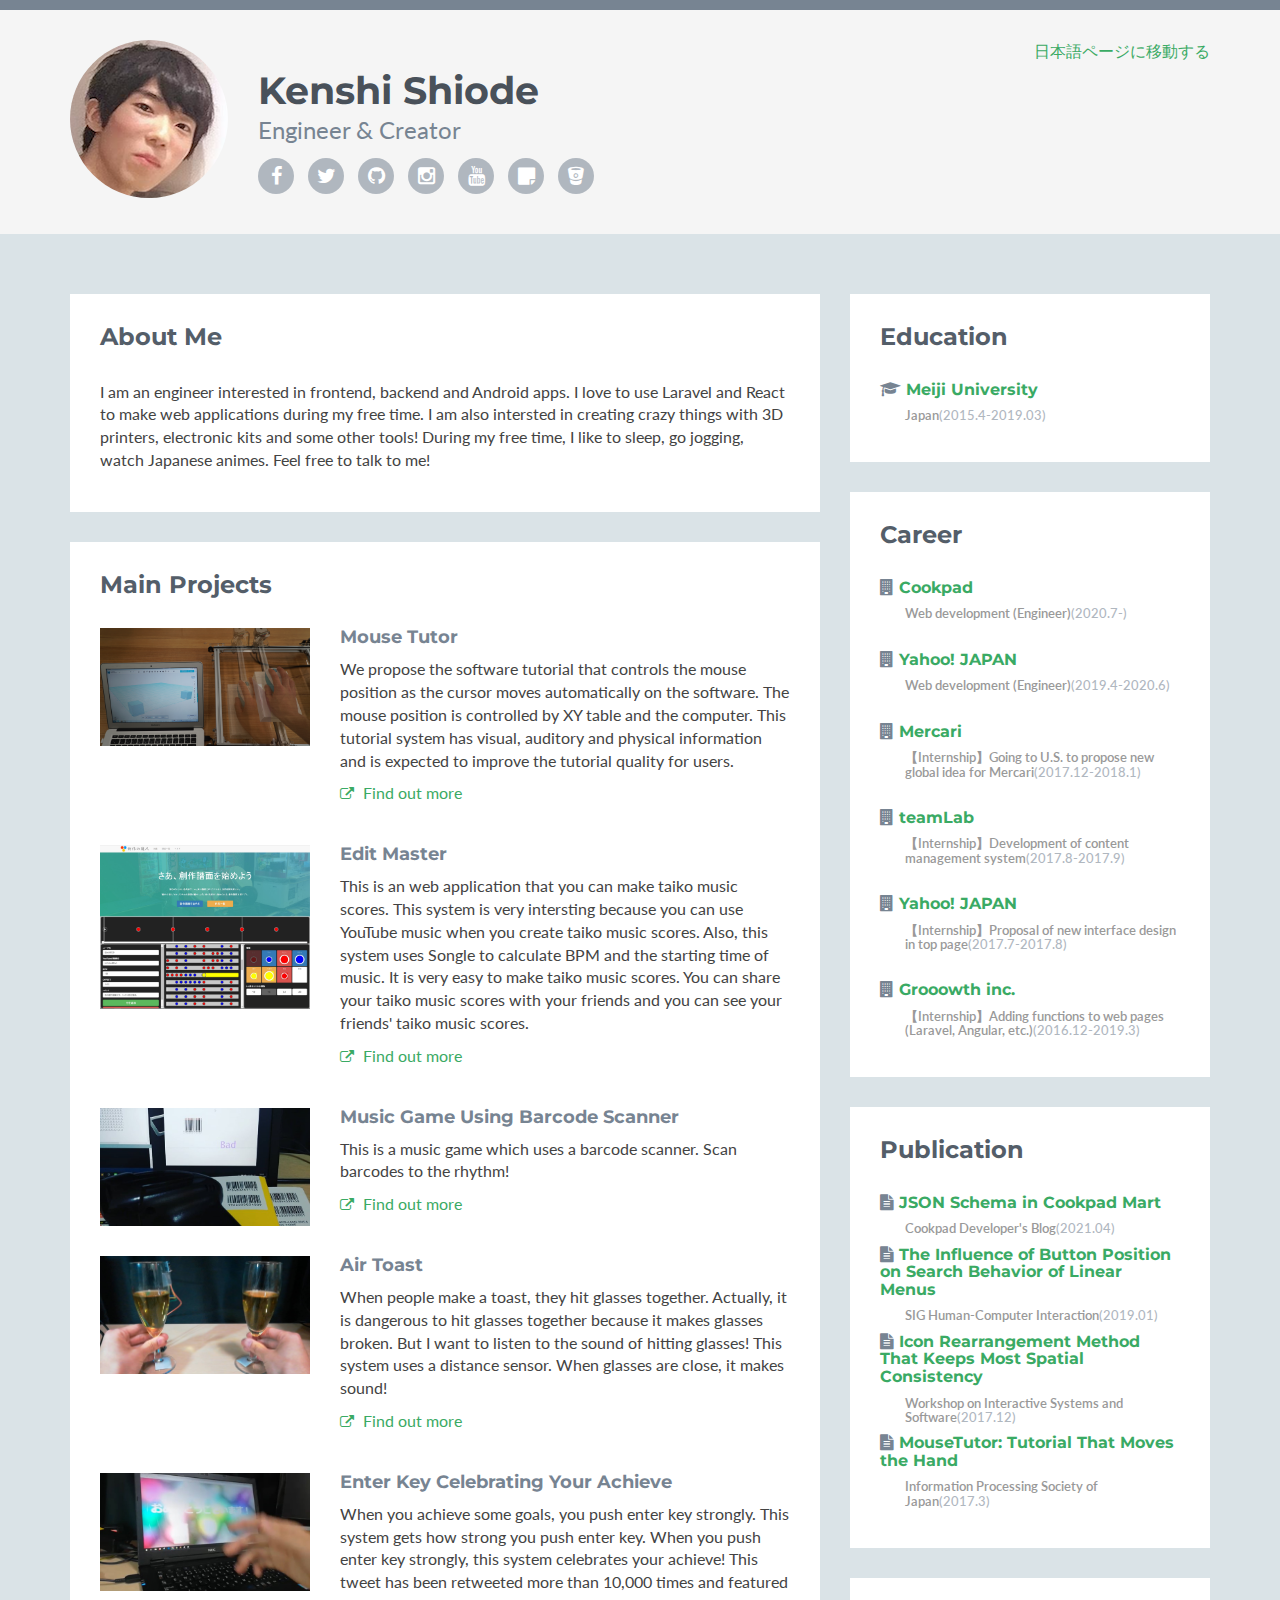
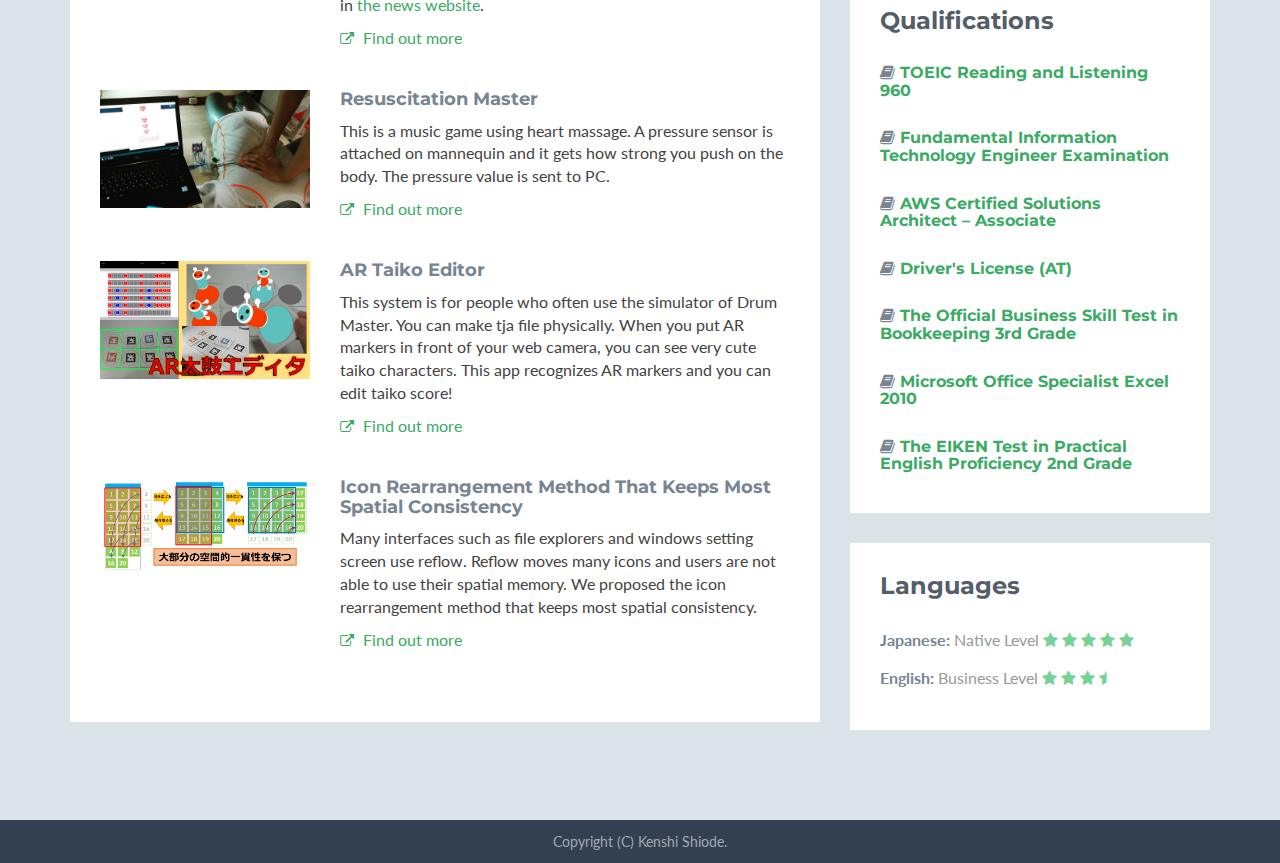
<file: index.html>
<!DOCTYPE html>
<html lang="en">
<head>
    <title>Kenshi Shiode</title>
    <meta charset="utf-8">
    <meta http-equiv="X-UA-Compatible" content="IE=edge">
    <meta name="viewport" content="width=device-width, initial-scale=1.0">
    <meta name="description" content="Kenshi Shiode">
    <meta name="author" content="Kenshi Shiode">
    <link rel="shortcut icon" href="/favicon.ico">
    <link href='http://fonts.googleapis.com/css?family=Lato:300,400,300italic,400italic' rel='stylesheet' type='text/css'>
    <link href='http://fonts.googleapis.com/css?family=Montserrat:400,700' rel='stylesheet' type='text/css'>
    <link rel="stylesheet" href="/assets/plugins/bootstrap/css/bootstrap.min.css">
    <link rel="stylesheet" href="/assets/plugins/font-awesome/css/font-awesome.css">
    <link id="theme-style" rel="stylesheet" href="/assets/css/styles.css">
    <meta name="twitter:card" content="summary">
    <meta name="twitter:title" content="Kenshi Shiode">
    <meta name="twitter:description" content="I love creating, research, web engineering and sleeping.">
    <meta name="twitter:image" content="http://solt9029.com/assets/images/profile.jpg">
    <meta name="twitter:url" content="http://solt9029.com">
    <meta name="twitter:site" content="@solt9029">
    <meta name="twitter:creator" content="@solt9029">
</head>

<body>
    <header class="header">
        <div class="container">
            <img class="profile-image img-responsive pull-left" src="/assets/images/profile.png" alt="Kenshi Shiode">
            <div class="profile-content pull-left">
                <h1 class="name">Kenshi Shiode</h1>
                <h2 class="desc">Engineer & Creator</h2>
                <ul class="social list-inline">
                    <li><a href="https://www.facebook.com/kenshishiode" target="_blank"><i class="fa fa-facebook"></i></a></li>
                    <li><a href="http://twitter.com/solt9029" target="_blank"><i class="fa fa-twitter"></i></a></li>
                    <li><a href="http://github.com/solt9029" target="_blank"><i class="fa fa-github"></i></a></li>
                    <li><a href="https://www.instagram.com/_solt9029/" target="_blank"><i class="fa fa-instagram"></i></a></li>
                    <li><a href="https://www.youtube.com/channel/UCO_8FfYAPPZZGHmb9bNzIVg" target="_blank"><i class="fa fa-youtube"></i></a></li>
                    <li><a href="http://blog.livedoor.jp/solt9029/" target="_blank"><i class="fa fa-sticky-note"></i></a></li>
                    <li><a href="https://bitbucket.org/solt9029/" target="_blank"><i class="fa fa-bitbucket"></i></a></li>
                </ul>
            </div>
            <div class="pull-right"><a href="/ja">日本語ページに移動する</a></div>
        </div>
    </header>

    <div class="container sections-wrapper">
        <div class="row">
            <div class="primary col-md-8 col-sm-12 col-xs-12">
                <section class="about section">
                    <div class="section-inner">
                        <h2 class="heading">About Me</h2>
                        <div class="content">
                            <p>
                                I am an engineer interested in frontend, backend and Android apps.
                                I love to use Laravel and React to make web applications during my free time.
                                I am also intersted in creating crazy things with 3D printers, electronic kits and some other tools!
                                During my free time, I like to sleep, go jogging, watch Japanese animes.
                                Feel free to talk to me!
                            </p>
                        </div>
                    </div>
                </section>

               <section class="latest section">
                    <div class="section-inner">
                        <h2 class="heading">Main Projects</h2>
                        <div class="content">
                            <div class="item row">
                                <a class="col-md-4 col-sm-4 col-xs-12" href="https://www.youtube.com/watch?v=PLYZwBod9MU" target="_blank">
                                <img class="img-responsive project-image" src="/assets/images/projects/mousetutor.png">
                                </a>
                                <div class="desc col-md-8 col-sm-8 col-xs-12">
                                    <h3 class="title"><a href="https://www.youtube.com/watch?v=PLYZwBod9MU" target="_blank">Mouse Tutor</a></h3>
                                    <p>We propose the software tutorial that controls the mouse position as the cursor moves automatically on the software. The mouse position is controlled by XY table and the computer. This tutorial system has visual, auditory and physical information and is expected to improve the tutorial quality for users.</p>
                                    <p><a class="more-link" href="https://www.youtube.com/watch?v=PLYZwBod9MU" target="_blank"><i class="fa fa-external-link"></i> Find out more</a></p>
                                </div>
                            </div>

                            <div class="item row">
                                <a class="col-md-4 col-sm-4 col-xs-12" href="http://editmaster.solt9029.com" target="_blank">
                                <img class="img-responsive project-image" src="/assets/images/projects/editmaster.jpg">
                                </a>
                                <div class="desc col-md-8 col-sm-8 col-xs-12">
                                    <h3 class="title"><a href="http://editmaster.solt9029.com" target="_blank">Edit Master</a></h3>
                                    <p>This is an web application that you can make taiko music scores. This system is very intersting because you can use YouTube music when you create taiko music scores. Also, this system uses Songle to calculate BPM and the starting time of music. It is very easy to make taiko music scores. You can share your taiko music scores with your friends and you can see your friends' taiko music scores.</p>
                                    <p><a class="more-link" href="http://editmaster.solt9029.com" target="_blank"><i class="fa fa-external-link"></i> Find out more</a></p>
                                </div>
                            </div>

                            <div class="item row">
                                <a class="col-md-4 col-sm-4 col-xs-12" href="https://twitter.com/solt9029/status/1015584785220042752" target="_blank">
                                <img class="img-responsive project-image" src="/assets/images/projects/barcode_scanner_music_game.jpg">
                                </a>
                                <div class="desc col-md-8 col-sm-8 col-xs-12">
                                    <h3 class="title"><a href="https://twitter.com/solt9029/status/1015584785220042752" target="_blank">Music Game Using Barcode Scanner</a></h3>
                                    <p>This is a music game which uses a barcode scanner. Scan barcodes to the rhythm!</p>
                                    <p><a class="more-link" href="https://twitter.com/solt9029/status/1015584785220042752" target="_blank"><i class="fa fa-external-link"></i> Find out more</a></p>
                                </div>
                            </div>

                            <div class="item row">
                                <a class="col-md-4 col-sm-4 col-xs-12" href="https://twitter.com/solt9029/status/981881012228472832" target="_blank">
                                <img class="img-responsive project-image" src="/assets/images/projects/cheers_without_hitting.jpg">
                                </a>
                                <div class="desc col-md-8 col-sm-8 col-xs-12">
                                    <h3 class="title"><a href="https://twitter.com/solt9029/status/981881012228472832" target="_blank">Air Toast</a></h3>
                                    <p>When people make a toast, they hit glasses together. Actually, it is dangerous to hit glasses together because it makes glasses broken. But I want to listen to the sound of hitting glasses! This system uses a distance sensor. When glasses are close, it makes sound!</p>
                                    <p><a class="more-link" href="https://twitter.com/solt9029/status/981881012228472832" target="_blank"><i class="fa fa-external-link"></i> Find out more</a></p>
                                </div>
                            </div>

                            <div class="item row">
                                <a class="col-md-4 col-sm-4 col-xs-12" href="https://twitter.com/solt9029/status/1019222453623537664" target="_blank">
                                <img class="img-responsive project-image" src="/assets/images/projects/entercongratulations.jpg">
                                </a>
                                <div class="desc col-md-8 col-sm-8 col-xs-12">
                                    <h3 class="title"><a href="https://twitter.com/solt9029/status/1019222453623537664" target="_blank">Enter Key Celebrating Your Achieve</a></h3>
                                    <p>When you achieve some goals, you push enter key strongly. This system gets how strong you push enter key. When you push enter key strongly, this system celebrates your achieve! This tweet has been retweeted more than 10,000 times and featured in <a target="_blank" href="http://otakei.otakuma.net/archives/2018072005.html">the news website</a>.</p>
                                    <p><a class="more-link" href="https://twitter.com/solt9029/status/1019222453623537664" target="_blank"><i class="fa fa-external-link"></i> Find out more</a></p>
                                </div>
                            </div>

                            <div class="item row">
                                <a class="col-md-4 col-sm-4 col-xs-12" href="https://twitter.com/solt9029/status/1024643093633499136" target="_blank">
                                    <img class="img-responsive project-image" src="/assets/images/projects/heart_massage_music_game.jpg">
                                </a>
                                <div class="desc col-md-8 col-sm-8 col-xs-12">
                                    <h3 class="title">
                                        <a href="https://twitter.com/solt9029/status/1024643093633499136" target="_blank">Resuscitation Master</a>
                                    </h3>
                                    <p>This is a music game using heart massage. A pressure sensor is attached on mannequin and it gets how strong you push on the body. The pressure value is sent to PC.</p>
                                    <p>
                                        <a class="more-link" href="https://twitter.com/solt9029/status/1024643093633499136" target="_blank">
                                            <i class="fa fa-external-link"></i> Find out more</a>
                                    </p>
                                </div>
                            </div>

                            <div class="item row">
                                <a class="col-md-4 col-sm-4 col-xs-12" href="https://www.youtube.com/watch?v=ppCxQYaND_k" target="_blank">
                                <img class="img-responsive project-image" src="/assets/images/projects/artaikoeditor.png">
                                </a>
                                <div class="desc col-md-8 col-sm-8 col-xs-12">
                                    <h3 class="title"><a href="https://www.youtube.com/watch?v=ppCxQYaND_k" target="_blank">AR Taiko Editor</a></h3>
                                    <p>This system is for people who often use the simulator of Drum Master. You can make tja file physically. When you put AR markers in front of your web camera, you can see very cute taiko characters. This app recognizes AR markers and you can edit taiko score!</p>
                                    <p><a class="more-link" href="https://www.youtube.com/watch?v=ppCxQYaND_k" target="_blank"><i class="fa fa-external-link"></i> Find out more</a></p>
                                </div>
                            </div>

                            <div class="item row">
                                <a class="col-md-4 col-sm-4 col-xs-12" href="https://www.youtube.com/watch?v=tqTEn6Inx5o" target="_blank">
                                <img class="img-responsive project-image" src="/assets/images/projects/iconrearrangementmethod.png">
                                </a>
                                <div class="desc col-md-8 col-sm-8 col-xs-12">
                                    <h3 class="title"><a href="https://www.youtube.com/watch?v=tqTEn6Inx5o" target="_blank">Icon Rearrangement Method That Keeps Most Spatial Consistency</a></h3>
                                    <p>Many interfaces such as file explorers and windows setting screen use reflow. Reflow moves many icons and users are not able to use their spatial memory. We proposed the icon rearrangement method that keeps most spatial consistency.</p>
                                    <p><a class="more-link" href="https://www.youtube.com/watch?v=tqTEn6Inx5o" target="_blank"><i class="fa fa-external-link"></i> Find out more</a></p>
                                </div>
                            </div>

                        </div>
                    </div>
                </section>

            </div>
            <div class="secondary col-md-4 col-sm-12 col-xs-12">

                <aside class="education aside section">
                    <div class="section-inner">
                        <h2 class="heading">Education</h2>
                        <div class="content">
                            <div class="item">
                                <h3 class="title"><i class="fa fa-graduation-cap"></i><a href="http://www.meiji.ac.jp/cip/english/" target="_blank"> Meiji University</a></h3>
                                <h4 class="university">Japan<span class="year">(2015.4-2019.03)</span></h4>
                            </div>
                        </div>
                    </div>
                </aside>

                <aside class="education aside section">
                    <div class="section-inner">
                        <h2 class="heading">Career</h2>
                        <div class="content">
                            <div class="item">
                                <h3 class="title"><i class="fa fa-building"></i><a href="https://cookpad.com/" target="_blank"> Cookpad</a></h3>
                                <h4 class="university">Web development (Engineer)<span class="year">(2020.7-)</span></h4>
                            </div>
                            <div class="item">
                                <h3 class="title"><i class="fa fa-building"></i><a href="https://www.yahoo.co.jp/" target="_blank"> Yahoo! JAPAN</a></h3>
                                <h4 class="university">Web development (Engineer)<span class="year">(2019.4-2020.6)</span></h4>
                            </div>
                            <div class="item">
                                <h3 class="title"><i class="fa fa-building"></i><a href="https://www.mercari.com/" target="_blank"> Mercari</a></h3>
                                <h4 class="university">【Internship】Going to U.S. to propose new global idea for Mercari<span class="year">(2017.12-2018.1)</span></h4>
                            </div>
                            <div class="item">
                                <h3 class="title"><i class="fa fa-building"></i><a href="https://www.team-lab.com/" target="_blank"> teamLab</a></h3>
                                <h4 class="university">【Internship】Development of content management system<span class="year">(2017.8-2017.9)</span></h4>
                            </div>
                            <div class="item">
                                <h3 class="title"><i class="fa fa-building"></i><a href="https://www.yahoo.co.jp/" target="_blank"> Yahoo! JAPAN</a></h3>
                                <h4 class="university">【Internship】Proposal of new interface design in top page<span class="year">(2017.7-2017.8)</span></h4>
                            </div>
                            <div class="item">
                                <h3 class="title"><i class="fa fa-building"></i><a href="https://www.grooowth.co.jp/" target="_blank"> Grooowth inc.</a></h3>
                                <h4 class="university">【Internship】Adding functions to web pages (Laravel, Angular, etc.)<span class="year">(2016.12-2019.3)</span></h4>
                            </div>
                        </div>
                    </div>
                </aside>

                <aside class="education aside section">
                    <div class="section-inner">
                        <h2 class="heading">Publication</h2>

                        <div class="content">
                            <div class="item">
                                <h3 class="title"><i class="fa fa-file-text"></i><a href="https://techlife.cookpad.com/entry/mart-json-schema" target="_blank"> JSON Schema in Cookpad Mart</a></h3>
                                <h4 class="university">Cookpad Developer's Blog<span class="year">(2021.04)</span></h4>
                            </div>
                        </div>

                        <div class="content">
                            <div class="item">
                                <h3 class="title"><i class="fa fa-file-text"></i><a href="https://research.miyashita.com/papers/D212" target="_blank"> The Influence of Button Position on Search Behavior of Linear Menus</a></h3>
                                <h4 class="university">SIG Human-Computer Interaction<span class="year">(2019.01)</span></h4>
                            </div>
                        </div>

                        <div class="content">
                            <div class="item">
                                <h3 class="title"><i class="fa fa-file-text"></i><a href="https://research.miyashita.com/papers/D191" target="_blank"> Icon Rearrangement Method That Keeps Most Spatial Consistency</a></h3>
                                <h4 class="university">Workshop on Interactive Systems and Software<span class="year">(2017.12)</span></h4>
                            </div>
                        </div>

                        <div class="content">
                            <div class="item">
                                <h3 class="title"><i class="fa fa-file-text"></i><a href="https://research.miyashita.com/papers/D176" target="_blank"> MouseTutor: Tutorial That Moves the Hand</a></h3>
                                <h4 class="university">Information Processing Society of Japan<span class="year">(2017.3)</span></h4>
                            </div>
                        </div>
                    </div>
                </aside>

                <aside class="education aside section">
                    <div class="section-inner">
                        <h2 class="heading">Qualifications</h2>
                        <div class="content">
                            <div class="item">
                                <h3 class="title"><i class="fa fa-book"></i><a href="http://www.ets.org/toeic" target="_blank"> TOEIC Reading and Listening 960</a></h3>
                            </div>
                            <div class="item">
                                <h3 class="title"><i class="fa fa-book"></i><a href="https://www.jitec.ipa.go.jp/1_11seido/fe.html" target="_blank"> Fundamental Information Technology Engineer Examination</a></h3>
                            </div>
                            <div class="item">
                                <h3 class="title"><i class="fa fa-book"></i><a href="https://aws.amazon.com/jp/certification/certified-solutions-architect-associate/" target="_blank"> AWS Certified Solutions Architect – Associate</a></h3>
                            </div>
                            <div class="item">
                                <h3 class="title"><i class="fa fa-book"></i><a href="http://www.keishicho.metro.tokyo.jp/menkyo/menkyo/annai/index.html" target="_blank"> Driver's License (AT)</a></h3>
                            </div>
                            <div class="item">
                                <h3 class="title"><i class="fa fa-book"></i><a href="https://www.kentei.ne.jp/bookkeeping" target="_blank"> The Official Business Skill Test in Bookkeeping 3rd Grade</a></h3>
                            </div>
                            <div class="item">
                                <h3 class="title"><i class="fa fa-book"></i><a href="http://mos.odyssey-com.co.jp/index.html" target="_blank"> Microsoft Office Specialist Excel 2010</a></h3>
                            </div>
                            <div class="item">
                                <h3 class="title"><i class="fa fa-book"></i><a href="http://www.eiken.or.jp/eiken/" target="_blank"> The EIKEN Test in Practical English Proficiency 2nd Grade</a></h3>
                            </div>
                        </div>
                    </div>
                </aside>

                <aside class="languages aside section">
                    <div class="section-inner">
                        <h2 class="heading">Languages</h2>
                        <div class="content">
                            <ul class="list-unstyled">
                                <li class="item">
                                    <span class="title"><strong>Japanese:</strong></span>
                                    <span class="level">Native Level  <br class="visible-xs"/><i class="fa fa-star"></i> <i class="fa fa-star"></i> <i class="fa fa-star"></i> <i class="fa fa-star"></i> <i class="fa fa-star"></i> </span>
                                </li>
                                <li class="item">
                                    <span class="title"><strong>English:</strong></span>
                                    <span class="level">Business Level  <br class="visible-sm visible-xs"/><i class="fa fa-star"></i> <i class="fa fa-star"></i> <i class="fa fa-star"></i> <i class="fa fa-star-half"></i></span>
                                </li>
                            </ul>
                        </div>
                    </div>
                </aside>

            </div>
        </div>
    </div>

    <footer class="footer">
        <div class="container text-center">
                <small class="copyright">Copyright (C) Kenshi Shiode.</small>
        </div>
    </footer>

    <script type="text/javascript" src="/assets/plugins/jquery-1.11.3.min.js"></script>
    <script type="text/javascript" src="/assets/plugins/bootstrap/js/bootstrap.min.js"></script>
    <script type="text/javascript" src="/assets/plugins/jquery-rss/dist/jquery.rss.min.js"></script>
    <script type="text/javascript" src="/assets/js/main.js"></script>
</body>
</html>
</file>
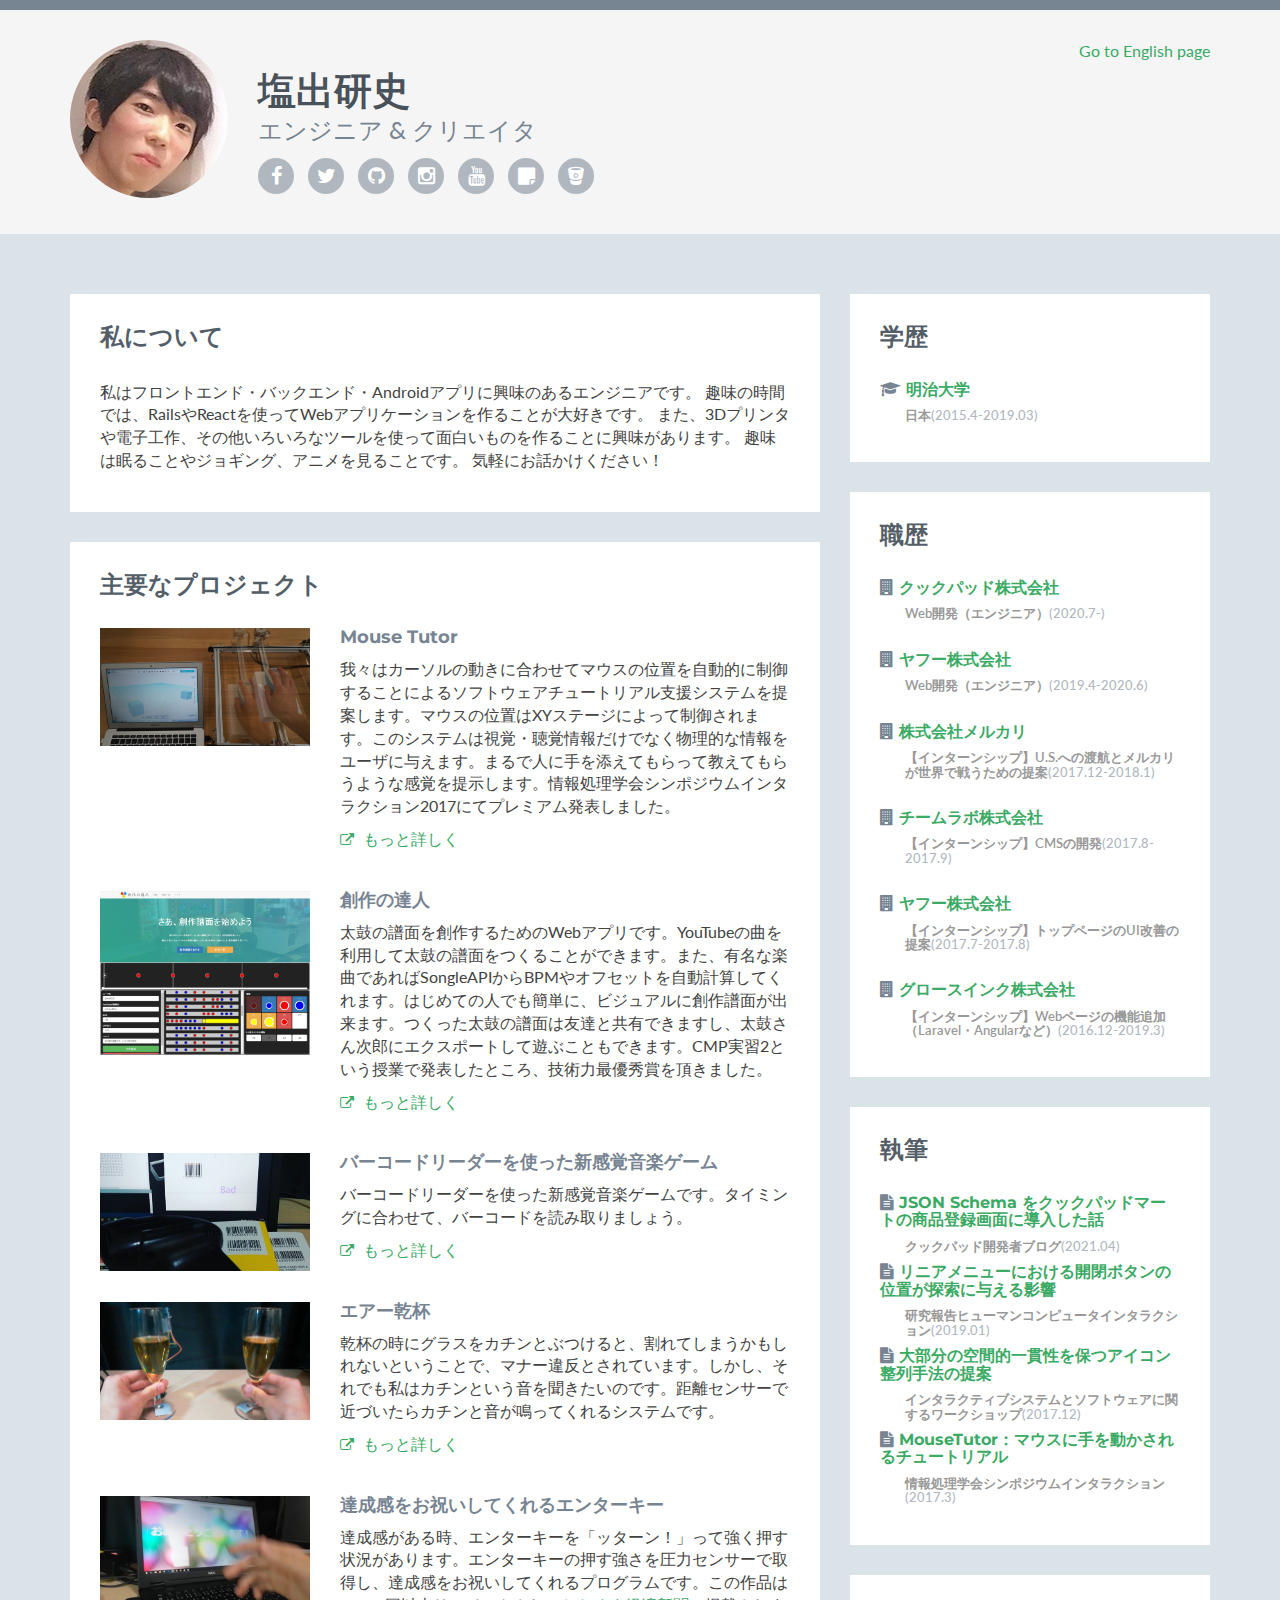
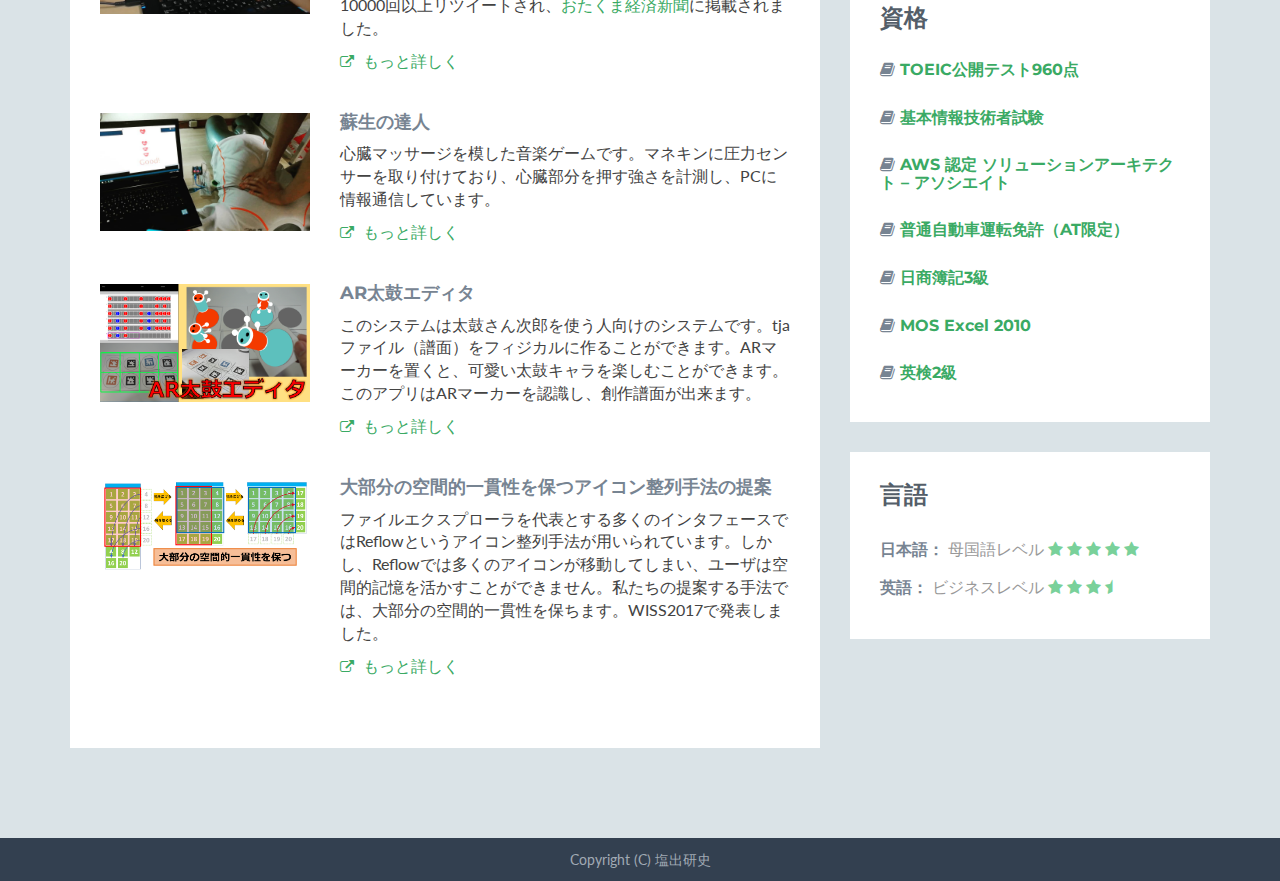
<file: ja/index.html>
<!DOCTYPE html>
<html lang="ja"> 
<head>
    <title>Kenshi Shiode</title>
    <meta charset="utf-8">
    <meta http-equiv="X-UA-Compatible" content="IE=edge">
    <meta name="viewport" content="width=device-width, initial-scale=1.0">
    <meta name="description" content="Kenshi Shiode">
    <meta name="author" content="Kenshi Shiode">    
    <link rel="shortcut icon" href="/favicon.ico">  
    <link href='http://fonts.googleapis.com/css?family=Lato:300,400,300italic,400italic' rel='stylesheet' type='text/css'>
    <link href='http://fonts.googleapis.com/css?family=Montserrat:400,700' rel='stylesheet' type='text/css'> 
    <link rel="stylesheet" href="/assets/plugins/bootstrap/css/bootstrap.min.css">   
    <link rel="stylesheet" href="/assets/plugins/font-awesome/css/font-awesome.css">
    <link id="theme-style" rel="stylesheet" href="/assets/css/styles.css">
    <meta name="twitter:card" content="summary">
    <meta name="twitter:title" content="Kenshi Shiode">
    <meta name="twitter:description" content="面白いコンテンツの制作が大好きです。趣味は眠ることです。">
    <meta name="twitter:image" content="http://solt9029.com/assets/images/profile.jpg">
    <meta name="twitter:url" content="http://solt9029.com/ja/">
    <meta name="twitter:site" content="@solt9029">
    <meta name="twitter:creator" content="@solt9029">
</head> 

<body>
    <header class="header">
        <div class="container">                       
            <img class="profile-image img-responsive pull-left" src="/assets/images/profile.png" alt="Kenshi Shiode">
            <div class="profile-content pull-left">
                <h1 class="name">塩出研史</h1>
                <h2 class="desc">エンジニア & クリエイタ</h2>   
                <ul class="social list-inline">
                    <li><a href="https://www.facebook.com/kenshishiode" target="_blank"><i class="fa fa-facebook"></i></a></li>
                    <li><a href="http://twitter.com/solt9029" target="_blank"><i class="fa fa-twitter"></i></a></li>
                    <li><a href="http://github.com/solt9029" target="_blank"><i class="fa fa-github"></i></a></li>
                    <li><a href="https://www.instagram.com/shiodekenshi/" target="_blank"><i class="fa fa-instagram"></i></a></li>
                    <li><a href="https://www.youtube.com/channel/UCO_8FfYAPPZZGHmb9bNzIVg" target="_blank"><i class="fa fa-youtube"></i></a></li>
                    <li><a href="http://blog.livedoor.jp/solt9029/" target="_blank"><i class="fa fa-sticky-note"></i></a></li>
                    <li><a href="https://bitbucket.org/solt9029/" target="_blank"><i class="fa fa-bitbucket"></i></a></li>
                </ul> 
            </div>
            <div class="pull-right"><a href="/">Go to English page</a></div>       
        </div>
    </header>
    
    <div class="container sections-wrapper">
        <div class="row">
            <div class="primary col-md-8 col-sm-12 col-xs-12">
                <section class="about section">
                    <div class="section-inner">
                        <h2 class="heading">私について</h2>
                        <div class="content">
                            <p>
                                私はフロントエンド・バックエンド・Androidアプリに興味のあるエンジニアです。
                                趣味の時間では、RailsやReactを使ってWebアプリケーションを作ることが大好きです。
                                また、3Dプリンタや電子工作、その他いろいろなツールを使って面白いものを作ることに興味があります。
                                趣味は眠ることやジョギング、アニメを見ることです。
                                気軽にお話かけください！
                            </p>
                        </div>
                    </div>             
                </section>
    
               <section class="latest section">
                    <div class="section-inner">
                        <h2 class="heading">主要なプロジェクト</h2>
                        <div class="content">
                            <div class="item row">
                                <a class="col-md-4 col-sm-4 col-xs-12" href="https://www.youtube.com/watch?v=PLYZwBod9MU" target="_blank">
                                <img class="img-responsive project-image" src="/assets/images/projects/mousetutor.png">
                                </a>
                                <div class="desc col-md-8 col-sm-8 col-xs-12">
                                    <h3 class="title"><a href="https://www.youtube.com/watch?v=PLYZwBod9MU" target="_blank">Mouse Tutor</a></h3>
                                    <p>我々はカーソルの動きに合わせてマウスの位置を自動的に制御することによるソフトウェアチュートリアル支援システムを提案します。マウスの位置はXYステージによって制御されます。このシステムは視覚・聴覚情報だけでなく物理的な情報をユーザに与えます。まるで人に手を添えてもらって教えてもらうような感覚を提示します。情報処理学会シンポジウムインタラクション2017にてプレミアム発表しました。</p>
                                    <p><a class="more-link" href="https://www.youtube.com/watch?v=PLYZwBod9MU" target="_blank"><i class="fa fa-external-link"></i> もっと詳しく</a></p>
                                </div>                    
                            </div>

                            <div class="item row">
                                <a class="col-md-4 col-sm-4 col-xs-12" href="http://editmaster.solt9029.com" target="_blank">
                                <img class="img-responsive project-image" src="/assets/images/projects/editmaster.jpg">
                                </a>
                                <div class="desc col-md-8 col-sm-8 col-xs-12">
                                    <h3 class="title"><a href="http://editmaster.solt9029.com" target="_blank">創作の達人</a></h3>
                                    <p>太鼓の譜面を創作するためのWebアプリです。YouTubeの曲を利用して太鼓の譜面をつくることができます。また、有名な楽曲であればSongleAPIからBPMやオフセットを自動計算してくれます。はじめての人でも簡単に、ビジュアルに創作譜面が出来ます。つくった太鼓の譜面は友達と共有できますし、太鼓さん次郎にエクスポートして遊ぶこともできます。CMP実習2という授業で発表したところ、技術力最優秀賞を頂きました。</p>
                                    <p><a class="more-link" href="http://editmaster.solt9029.com" target="_blank"><i class="fa fa-external-link"></i> もっと詳しく</a></p>
                                </div>                    
                            </div>

                            <div class="item row">
                                <a class="col-md-4 col-sm-4 col-xs-12" href="https://twitter.com/solt9029/status/1015584785220042752" target="_blank">
                                <img class="img-responsive project-image" src="/assets/images/projects/barcode_scanner_music_game.jpg">
                                </a>
                                <div class="desc col-md-8 col-sm-8 col-xs-12">
                                    <h3 class="title"><a href="https://twitter.com/solt9029/status/1015584785220042752" target="_blank">バーコードリーダーを使った新感覚音楽ゲーム</a></h3>
                                    <p>バーコードリーダーを使った新感覚音楽ゲームです。タイミングに合わせて、バーコードを読み取りましょう。</p>
                                    <p><a class="more-link" href="https://twitter.com/solt9029/status/1015584785220042752" target="_blank"><i class="fa fa-external-link"></i> もっと詳しく</a></p>
                                </div>                    
                            </div>

                            <div class="item row">
                                <a class="col-md-4 col-sm-4 col-xs-12" href="https://twitter.com/solt9029/status/981881012228472832" target="_blank">
                                <img class="img-responsive project-image" src="/assets/images/projects/cheers_without_hitting.jpg">
                                </a>
                                <div class="desc col-md-8 col-sm-8 col-xs-12">
                                    <h3 class="title"><a href="https://twitter.com/solt9029/status/981881012228472832" target="_blank">エアー乾杯</a></h3>
                                    <p>乾杯の時にグラスをカチンとぶつけると、割れてしまうかもしれないということで、マナー違反とされています。しかし、それでも私はカチンという音を聞きたいのです。距離センサーで近づいたらカチンと音が鳴ってくれるシステムです。</p>
                                    <p><a class="more-link" href="https://twitter.com/solt9029/status/981881012228472832" target="_blank"><i class="fa fa-external-link"></i> もっと詳しく</a></p>
                                </div>                    
                            </div>

                            <div class="item row">
                                <a class="col-md-4 col-sm-4 col-xs-12" href="https://twitter.com/solt9029/status/1019222453623537664" target="_blank">
                                <img class="img-responsive project-image" src="/assets/images/projects/entercongratulations.jpg">
                                </a>
                                <div class="desc col-md-8 col-sm-8 col-xs-12">
                                    <h3 class="title"><a href="https://twitter.com/solt9029/status/1019222453623537664" target="_blank">達成感をお祝いしてくれるエンターキー</a></h3>
                                    <p>達成感がある時、エンターキーを「ッターン！」って強く押す状況があります。エンターキーの押す強さを圧力センサーで取得し、達成感をお祝いしてくれるプログラムです。この作品は10000回以上リツイートされ、<a target="_blank" href="http://otakei.otakuma.net/archives/2018072005.html">おたくま経済新聞</a>に掲載されました。</p>
                                    <p><a class="more-link" href="https://twitter.com/solt9029/status/1019222453623537664" target="_blank"><i class="fa fa-external-link"></i> もっと詳しく</a></p>
                                </div>                    
                            </div>

                            <div class="item row">
                                <a class="col-md-4 col-sm-4 col-xs-12" href="https://twitter.com/solt9029/status/1024643093633499136" target="_blank">
                                    <img class="img-responsive project-image" src="/assets/images/projects/heart_massage_music_game.jpg">
                                </a>
                                <div class="desc col-md-8 col-sm-8 col-xs-12">
                                    <h3 class="title">
                                        <a href="https://twitter.com/solt9029/status/1024643093633499136" target="_blank">蘇生の達人</a>
                                    </h3>
                                    <p>心臓マッサージを模した音楽ゲームです。マネキンに圧力センサーを取り付けており、心臓部分を押す強さを計測し、PCに情報通信しています。</p>
                                    <p>
                                        <a class="more-link" href="https://twitter.com/solt9029/status/1024643093633499136" target="_blank">
                                            <i class="fa fa-external-link"></i> もっと詳しく</a>
                                    </p>
                                </div>
                            </div>

                            <div class="item row">
                                <a class="col-md-4 col-sm-4 col-xs-12" href="https://www.youtube.com/watch?v=ppCxQYaND_k" target="_blank">
                                <img class="img-responsive project-image" src="/assets/images/projects/artaikoeditor.png">
                                </a>
                                <div class="desc col-md-8 col-sm-8 col-xs-12">
                                    <h3 class="title"><a href="https://www.youtube.com/watch?v=ppCxQYaND_k" target="_blank">AR太鼓エディタ</a></h3>
                                    <p>このシステムは太鼓さん次郎を使う人向けのシステムです。tjaファイル（譜面）をフィジカルに作ることができます。ARマーカーを置くと、可愛い太鼓キャラを楽しむことができます。このアプリはARマーカーを認識し、創作譜面が出来ます。</p>
                                    <p><a class="more-link" href="https://www.youtube.com/watch?v=ppCxQYaND_k" target="_blank"><i class="fa fa-external-link"></i> もっと詳しく</a></p>
                                </div>                    
                            </div>

                            <div class="item row">
                                <a class="col-md-4 col-sm-4 col-xs-12" href="https://www.youtube.com/watch?v=tqTEn6Inx5o" target="_blank">
                                <img class="img-responsive project-image" src="/assets/images/projects/iconrearrangementmethod.png">
                                </a>
                                <div class="desc col-md-8 col-sm-8 col-xs-12">
                                    <h3 class="title"><a href="https://www.youtube.com/watch?v=tqTEn6Inx5o" target="_blank">大部分の空間的一貫性を保つアイコン整列手法の提案</a></h3>
                                    <p>ファイルエクスプローラを代表とする多くのインタフェースではReflowというアイコン整列手法が用いられています。しかし、Reflowでは多くのアイコンが移動してしまい、ユーザは空間的記憶を活かすことができません。私たちの提案する手法では、大部分の空間的一貫性を保ちます。WISS2017で発表しました。</p>
                                    <p><a class="more-link" href="https://www.youtube.com/watch?v=tqTEn6Inx5o" target="_blank"><i class="fa fa-external-link"></i> もっと詳しく</a></p>
                                </div>                    
                            </div>
                            
                        </div>
                    </div>                
                </section>
                
            </div>
            <div class="secondary col-md-4 col-sm-12 col-xs-12">

                <aside class="education aside section">
                    <div class="section-inner">
                        <h2 class="heading">学歴</h2>
                        <div class="content">
                            <div class="item">                      
                                <h3 class="title"><i class="fa fa-graduation-cap"></i><a href="http://www.meiji.ac.jp/cip/english/" target="_blank"> 明治大学</a></h3>
                                <h4 class="university">日本<span class="year">(2015.4-2019.03)</span></h4>
                            </div>
                        </div>
                    </div>
                </aside>

                <aside class="education aside section">
                    <div class="section-inner">
                        <h2 class="heading">職歴</h2>
                        <div class="content">
                            <div class="item">
                                <h3 class="title"><i class="fa fa-building"></i><a href="https://cookpad.com/" target="_blank"> クックパッド株式会社</a></h3>
                                <h4 class="university">Web開発（エンジニア）<span class="year">(2020.7-)</span></h4>
                            </div>
                            <div class="item">
                                <h3 class="title"><i class="fa fa-building"></i><a href="https://www.yahoo.co.jp/" target="_blank"> ヤフー株式会社</a></h3>
                                <h4 class="university">Web開発（エンジニア）<span class="year">(2019.4-2020.6)</span></h4>
                            </div>
                            <div class="item">
                                <h3 class="title"><i class="fa fa-building"></i><a href="https://www.mercari.com/" target="_blank"> 株式会社メルカリ</a></h3>
                                <h4 class="university">【インターンシップ】U.S.への渡航とメルカリが世界で戦うための提案<span class="year">(2017.12-2018.1)</span></h4>
                            </div>
                            <div class="item">
                                <h3 class="title"><i class="fa fa-building"></i><a href="https://www.team-lab.com/" target="_blank"> チームラボ株式会社</a></h3>
                                <h4 class="university">【インターンシップ】CMSの開発<span class="year">(2017.8-2017.9)</span></h4>
                            </div>
                            <div class="item">
                                <h3 class="title"><i class="fa fa-building"></i><a href="https://www.yahoo.co.jp/" target="_blank"> ヤフー株式会社</a></h3>
                                <h4 class="university">【インターンシップ】トップページのUI改善の提案<span class="year">(2017.7-2017.8)</span></h4>
                            </div>
                            <div class="item">
                                <h3 class="title"><i class="fa fa-building"></i><a href="https://www.grooowth.co.jp/" target="_blank"> グロースインク株式会社</a></h3>
                                <h4 class="university">【インターンシップ】Webページの機能追加（Laravel・Angularなど）<span class="year">(2016.12-2019.3)</span></h4>
                            </div>
                        </div>
                    </div>
                </aside>

                <aside class="education aside section">
                    <div class="section-inner">
                        <h2 class="heading">執筆</h2>

                        <div class="content">
                            <div class="item">
                                <h3 class="title"><i class="fa fa-file-text"></i><a href="https://techlife.cookpad.com/entry/mart-json-schema" target="_blank"> JSON Schema をクックパッドマートの商品登録画面に導入した話</a></h3>
                                <h4 class="university">クックパッド開発者ブログ<span class="year">(2021.04)</span></h4>
                            </div>
                        </div>

                        <div class="content">
                            <div class="item">
                                <h3 class="title"><i class="fa fa-file-text"></i><a href="https://research.miyashita.com/papers/D212" target="_blank"> リニアメニューにおける開閉ボタンの位置が探索に与える影響</a></h3>
                                <h4 class="university">研究報告ヒューマンコンピュータインタラクション<span class="year">(2019.01)</span></h4>
                            </div>
                        </div>

                        <div class="content">
                            <div class="item">
                                <h3 class="title"><i class="fa fa-file-text"></i><a href="https://research.miyashita.com/papers/D191" target="_blank"> 大部分の空間的一貫性を保つアイコン整列手法の提案</a></h3>
                                <h4 class="university">インタラクティブシステムとソフトウェアに関するワークショップ<span class="year">(2017.12)</span></h4>
                            </div>
                        </div>

                        <div class="content">
                            <div class="item">
                                <h3 class="title"><i class="fa fa-file-text"></i><a href="https://research.miyashita.com/papers/D176" target="_blank"> MouseTutor：マウスに手を動かされるチュートリアル</a></h3>
                                <h4 class="university">情報処理学会シンポジウムインタラクション<span class="year">(2017.3)</span></h4>
                            </div>
                        </div>
                    </div>
                </aside>

                <aside class="education aside section">
                    <div class="section-inner">
                        <h2 class="heading">資格</h2>
                        <div class="content">
                            <div class="item">
                                <h3 class="title"><i class="fa fa-book"></i><a href="http://www.ets.org/toeic" target="_blank"> TOEIC公開テスト960点</a></h3>
                            </div>
                            <div class="item">                      
                                <h3 class="title"><i class="fa fa-book"></i><a href="https://www.jitec.ipa.go.jp/1_11seido/fe.html" target="_blank"> 基本情報技術者試験</a></h3>
                            </div>
                            <div class="item">
                                <h3 class="title"><i class="fa fa-book"></i><a href="https://aws.amazon.com/jp/certification/certified-solutions-architect-associate/" target="_blank"> AWS 認定 ソリューションアーキテクト – アソシエイト</a></h3>
                            </div>
                            <div class="item">                      
                                <h3 class="title"><i class="fa fa-book"></i><a href="http://www.keishicho.metro.tokyo.jp/menkyo/menkyo/annai/index.html" target="_blank"> 普通自動車運転免許（AT限定）</a></h3>
                            </div>
                            <div class="item">                      
                                <h3 class="title"><i class="fa fa-book"></i><a href="https://www.kentei.ne.jp/bookkeeping" target="_blank"> 日商簿記3級</a></h3>
                            </div>
                            <div class="item">                      
                                <h3 class="title"><i class="fa fa-book"></i><a href="http://mos.odyssey-com.co.jp/index.html" target="_blank"> MOS Excel 2010</a></h3>
                            </div>
                            <div class="item">                      
                                <h3 class="title"><i class="fa fa-book"></i><a href="http://www.eiken.or.jp/eiken/" target="_blank"> 英検2級</a></h3>
                            </div>
                        </div>
                    </div>
                </aside>
                   
                <aside class="languages aside section">
                    <div class="section-inner">
                        <h2 class="heading">言語</h2>
                        <div class="content">
                            <ul class="list-unstyled">
                                <li class="item">
                                    <span class="title"><strong>日本語：</strong></span>
                                    <span class="level">母国語レベル  <br class="visible-xs"/><i class="fa fa-star"></i> <i class="fa fa-star"></i> <i class="fa fa-star"></i> <i class="fa fa-star"></i> <i class="fa fa-star"></i> </span>
                                </li>
                                <li class="item">
                                    <span class="title"><strong>英語：</strong></span>
                                    <span class="level">ビジネスレベル  <br class="visible-sm visible-xs"/><i class="fa fa-star"></i> <i class="fa fa-star"></i> <i class="fa fa-star"></i> <i class="fa fa-star-half"></i></span>
                                </li>
                            </ul>
                        </div>
                    </div>
                </aside>

            </div> 
        </div>
    </div>
    
    <footer class="footer">
        <div class="container text-center">
                <small class="copyright">Copyright (C) 塩出研史</small>
        </div>
    </footer>
         
    <script type="text/javascript" src="/assets/plugins/jquery-1.11.3.min.js"></script>
    <script type="text/javascript" src="/assets/plugins/bootstrap/js/bootstrap.min.js"></script>    
    <script type="text/javascript" src="/assets/plugins/jquery-rss/dist/jquery.rss.min.js"></script> 
    <script type="text/javascript" src="/assets/js/main.js"></script>            
</body>
</html>
</file>
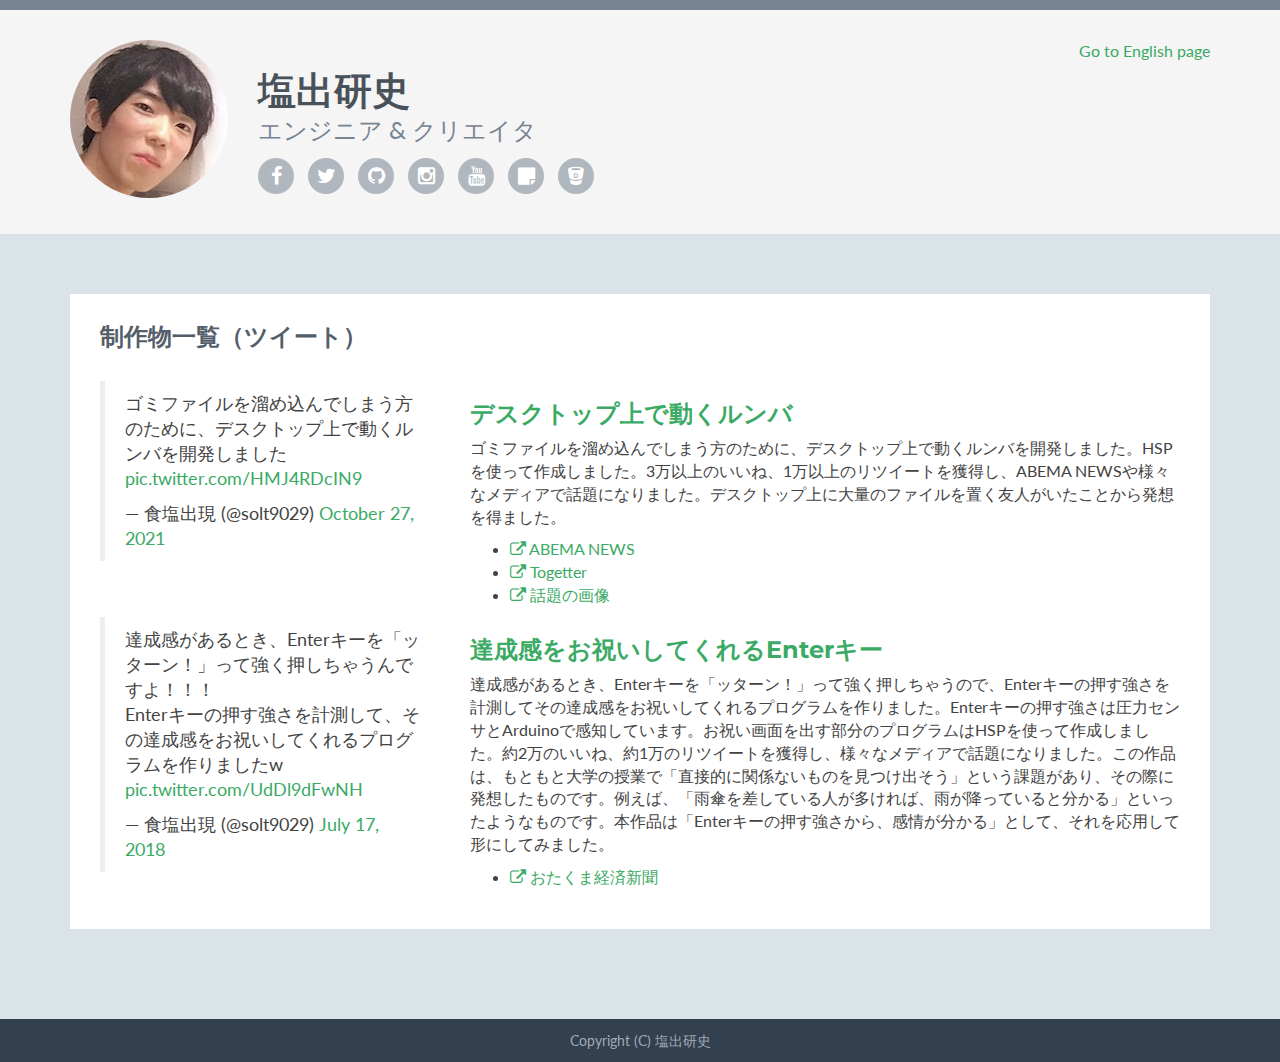
<file: tweets/index.html>
<!DOCTYPE html>
<html lang="ja">
<head>
    <title>Kenshi Shiode</title>
    <meta charset="utf-8">
    <meta http-equiv="X-UA-Compatible" content="IE=edge">
    <meta name="viewport" content="width=device-width, initial-scale=1.0">
    <meta name="description" content="Kenshi Shiode">
    <meta name="author" content="Kenshi Shiode">
    <link rel="shortcut icon" href="/favicon.ico">
    <link href='http://fonts.googleapis.com/css?family=Lato:300,400,300italic,400italic' rel='stylesheet' type='text/css'>
    <link href='http://fonts.googleapis.com/css?family=Montserrat:400,700' rel='stylesheet' type='text/css'>
    <link rel="stylesheet" href="/assets/plugins/bootstrap/css/bootstrap.min.css">
    <link rel="stylesheet" href="/assets/plugins/font-awesome/css/font-awesome.css">
    <link id="theme-style" rel="stylesheet" href="/assets/css/styles.css">
    <meta name="twitter:card" content="summary">
    <meta name="twitter:title" content="Kenshi Shiode">
    <meta name="twitter:description" content="面白いコンテンツの制作が大好きです。趣味は眠ることです。">
    <meta name="twitter:image" content="http://solt9029.com/assets/images/profile.jpg">
    <meta name="twitter:url" content="http://solt9029.com/ja/">
    <meta name="twitter:site" content="@solt9029">
    <meta name="twitter:creator" content="@solt9029">
</head>

<body>
    <header class="header">
        <div class="container">
            <img class="profile-image img-responsive pull-left" src="/assets/images/profile.png" alt="Kenshi Shiode">
            <div class="profile-content pull-left">
                <h1 class="name">塩出研史</h1>
                <h2 class="desc">エンジニア & クリエイタ</h2>
                <ul class="social list-inline">
                    <li><a href="https://www.facebook.com/kenshishiode" target="_blank"><i class="fa fa-facebook"></i></a></li>
                    <li><a href="http://twitter.com/solt9029" target="_blank"><i class="fa fa-twitter"></i></a></li>
                    <li><a href="http://github.com/solt9029" target="_blank"><i class="fa fa-github"></i></a></li>
                    <li><a href="https://www.instagram.com/_solt9029/" target="_blank"><i class="fa fa-instagram"></i></a></li>
                    <li><a href="https://www.youtube.com/channel/UCO_8FfYAPPZZGHmb9bNzIVg" target="_blank"><i class="fa fa-youtube"></i></a></li>
                    <li><a href="http://blog.livedoor.jp/solt9029/" target="_blank"><i class="fa fa-sticky-note"></i></a></li>
                    <li><a href="https://bitbucket.org/solt9029/" target="_blank"><i class="fa fa-bitbucket"></i></a></li>
                </ul>
            </div>
            <div class="pull-right"><a href="/">Go to English page</a></div>
        </div>
    </header>

    <div class="container sections-wrapper">
        <div class="row">
            <div class="primary col-md-12 col-sm-12 col-xs-12">
                <section class="tweet section">
                    <div class="section-inner">
                        <h2 class="heading">制作物一覧（ツイート）</h2>
                        <div class="content">
                            <div class="item row">
                                <div class="col-md-4 col-sm-12">
                                    <blockquote class="twitter-tweet"><p lang="ja" dir="ltr">ゴミファイルを溜め込んでしまう方のために、デスクトップ上で動くルンバを開発しました <a href="https://t.co/HMJ4RDcIN9">pic.twitter.com/HMJ4RDcIN9</a></p>&mdash; 食塩出現 (@solt9029) <a href="https://twitter.com/solt9029/status/1453312556903243780?ref_src=twsrc%5Etfw">October 27, 2021</a></blockquote> <script async src="https://platform.twitter.com/widgets.js" charset="utf-8"></script>
                                </div>
                                <div class="col-md-8 col-sm-12 desc">
                                    <h3 class="title"><a href="https://twitter.com/solt9029/status/1453312556903243780" target="_blank">デスクトップ上で動くルンバ</a></h3>
                                    <p>ゴミファイルを溜め込んでしまう方のために、デスクトップ上で動くルンバを開発しました。HSPを使って作成しました。3万以上のいいね、1万以上のリツイートを獲得し、ABEMA NEWSや様々なメディアで話題になりました。デスクトップ上に大量のファイルを置く友人がいたことから発想を得ました。
                                    </p>
                                    <ul>
                                        <li><a href="https://twitter.com/solt9029/status/1456929378894422018" target="_blank"><i class="fa fa-external-link"></i> ABEMA NEWS</a></li>
                                        <li><a href="https://togetter.com/li/1794702" target="_blank"><i class="fa fa-external-link"></i> Togetter</a></li>
                                        <li><a href="https://twicolle-plus.com/articles/658521" target="_blank"><i class="fa fa-external-link"></i> 話題の画像</a></li>
                                    </ul>
                                </div>
                            </div>
                            <div class="item row">
                                <div class="col-md-4 col-sm-12">
                                    <blockquote class="twitter-tweet"><p lang="ja" dir="ltr">達成感があるとき、Enterキーを「ッターン！」って強く押しちゃうんですよ！！！<br>Enterキーの押す強さを計測して、その達成感をお祝いしてくれるプログラムを作りましたw <a href="https://t.co/UdDl9dFwNH">pic.twitter.com/UdDl9dFwNH</a></p>&mdash; 食塩出現 (@solt9029) <a href="https://twitter.com/solt9029/status/1019222453623537664?ref_src=twsrc%5Etfw">July 17, 2018</a></blockquote> <script async src="https://platform.twitter.com/widgets.js" charset="utf-8"></script>
                                </div>
                                <div class="col-md-8 col-sm-12 desc">
                                    <h3 class="title"><a href="https://twitter.com/solt9029/status/1019222453623537664" target="_blank">達成感をお祝いしてくれるEnterキー</a></h3>
                                    <p>達成感があるとき、Enterキーを「ッターン！」って強く押しちゃうので、Enterキーの押す強さを計測してその達成感をお祝いしてくれるプログラムを作りました。Enterキーの押す強さは圧力センサとArduinoで感知しています。お祝い画面を出す部分のプログラムはHSPを使って作成しました。約2万のいいね、約1万のリツイートを獲得し、様々なメディアで話題になりました。この作品は、もともと大学の授業で「直接的に関係ないものを見つけ出そう」という課題があり、その際に発想したものです。例えば、「雨傘を差している人が多ければ、雨が降っていると分かる」といったようなものです。本作品は「Enterキーの押す強さから、感情が分かる」として、それを応用して形にしてみました。
                                    </p>
                                    <ul>
                                        <li><a href="https://otakei.otakuma.net/archives/2018072005.html" target="_blank"><i class="fa fa-external-link"></i> おたくま経済新聞</a></li>
                                    </ul>
                                </div>
                            </div>
                        </div>
                    </div>
                </section>

            </div>
        </div>
    </div>

    <footer class="footer">
        <div class="container text-center">
                <small class="copyright">Copyright (C) 塩出研史</small>
        </div>
    </footer>

    <script type="text/javascript" src="/assets/plugins/jquery-1.11.3.min.js"></script>
    <script type="text/javascript" src="/assets/plugins/bootstrap/js/bootstrap.min.js"></script>
    <script type="text/javascript" src="/assets/plugins/jquery-rss/dist/jquery.rss.min.js"></script>
    <script type="text/javascript" src="/assets/js/main.js"></script>
</body>
</html>
</file>
<file: assets/css/styles.css>
/*   
 * Template Name: Developer - Responsive Website Template for Developers
 * Version: 1.5
 * Author: Xiaoying Riley
 * Twitter: @3rdwave_themes
 * License: Creative Commons Attribution 3.0 License
 * Website: http://themes.3rdwavemedia.com/
*/
/* ======= Base ======= */


body {
  font-family: 'Lato', arial, sans-serif;
  color: #434343;
  background: #DAE3E7;
  font-size: 16px;
  -webkit-font-smoothing: antialiased;
  -moz-osx-font-smoothing: grayscale;
}
h1,
h2,
h3,
h4,
h5,
h6,
.navbar-brand {
  font-family: 'Montserrat', sans-serif;
  font-weight: 700;
  color: #778492;
}
a {
  color: #3AAA64;
  -webkit-transition: all 0.4s ease-in-out;
  -moz-transition: all 0.4s ease-in-out;
  -ms-transition: all 0.4s ease-in-out;
  -o-transition: all 0.4s ease-in-out;
}
a:hover {
  text-decoration: underline;
  color: #5f6b77;
  color: #2d844e;
}
a:focus {
  text-decoration: none;
}
.btn,
a.btn {
  -webkit-transition: all 0.4s ease-in-out;
  -moz-transition: all 0.4s ease-in-out;
  -ms-transition: all 0.4s ease-in-out;
  -o-transition: all 0.4s ease-in-out;
  font-family: 'Montserrat', arial, sans-serif;
  padding: 8px 16px;
  font-weight: bold;
}
.btn .fa,
a.btn .fa {
  margin-right: 5px;
}
.btn:focus,
a.btn:focus {
  color: #fff;
}
a.btn-cta-primary,
.btn-cta-primary {
  background: #54ba4e;
  border: 1px solid #54ba4e;
  color: #fff;
  font-weight: 600;
  text-transform: uppercase;
}
a.btn-cta-primary:hover,
.btn-cta-primary:hover {
  background: #49ac43;
  border: 1px solid #49ac43;
  color: #fff;
}
a.btn-cta-secondary,
.btn-cta-secondary {
  background: #479FC8;
  border: 1px solid #479FC8;
  color: #fff;
  font-weight: 600;
  text-transform: uppercase;
}
a.btn-cta-secondary:hover,
.btn-cta-secondary:hover {
  background: #3893bd;
  border: 1px solid #3893bd;
  color: #fff;
}
.text-highlight {
  color: #32383e;
}
.label-theme {
  background: #3AAA64;
  font-size: 12px;
}
a.dotted-link {
  border-bottom: 1px dotted #778492;
  color: #778492;
}
a.dotted-link:hover {
  text-decoration: none;
  color: #49515a;
}
/*
iframe {

    .header {
        padding: 0;
    }
}

.iframe-wrapper {
    overflow: auto;
    -webkit-overflow-scrolling:touch;
}
*/
/* ======= Header ======= */
.header {
  padding: 30px 0;
  background: #f5f5f5;
  border-top: 10px solid #778492;
}
.header .btn {
  margin-top: 60px;
  font-weight: bold;
}
.header .profile-image {
  margin-right: 30px;
  border-radius: 50%;
}
.header .profile-content .name {
  color: #49515a;
  font-size: 38px;
  margin-bottom: 5px;
  margin-top: 30px;
}
.header .profile-content .desc {
  color: #778492;
  font-family: "Lato", arial, sans-serif;
  font-weight: 400;
  font-size: 24px;
  margin-top: 0;
  margin-bottom: 15px;
}
.header .profile-content .social a {
  background: #b0b7bf;
  width: 36px;
  height: 36px;
  display: inline-block;
  -webkit-border-radius: 50%;
  -moz-border-radius: 50%;
  -ms-border-radius: 50%;
  -o-border-radius: 50%;
  border-radius: 50%;
  -moz-background-clip: padding;
  -webkit-background-clip: padding-box;
  background-clip: padding-box;
  color: #fff;
  text-align: center;
}
.header .profile-content .social a:hover {
  background: #778492;
}
.header .profile-content .social a .fa {
  font-size: 20px;
  padding-top: 8px;
}
/* ======= Sections======= */
.sections-wrapper {
  padding-top: 60px;
  padding-bottom: 60px;
}
.section {
  margin-bottom: 30px;
}
.section .section-inner {
  background: #fff;
  padding: 30px;
}
.section .heading {
  margin-top: 0;
  margin-bottom: 30px;
  color: #545e69;
  font-size: 24px;
}
.section .content .more-link .fa {
  margin-right: 5px;
  font-size: 14px;
}
/* About Section */
/* Latest Section */
.latest .item {
  margin-bottom: 30px;
}
.latest .item .title {
  font-size: 18px;
  margin-top: 0;
}
.latest .item .title .label {
  margin-left: 5px;
  font-size: 12px;
}
.latest .item .title a {
  color: #778492;
}
.latest .item .title a:hover {
  color: #5f6b77;
}
.latest .item .project-image:hover {
  -webkit-opacity: 0.8;
  -moz-opacity: 0.8;
  opacity: 0.8;
}
.latest .divider {
  margin-bottom: 60px;
}
.latest .featured {
  margin-bottom: 60px;
}
.latest .featured .title {
  margin-bottom: 5px;
  font-size: 20px;
}
.latest .featured .summary {
  margin-bottom: 30px;
  color: #778492;
}
.latest .featured img {
  margin-bottom: 30px;
}
.latest .featured .desc {
  margin-bottom: 30px;
}
.latest .featured-image {
  position: relative;
}
.latest .featured-image .text {
  background: #3AAA64;
  color: #fff;
}
.latest .featured-image .ribbon {
  position: absolute;
  top: -4px;
  right: -4px;
  width: 110px;
  height: 110px;
  overflow: hidden;
}
.latest .featured-image .ribbon .text {
  font-family: 'Montserrat', sans-serif;
  position: relative;
  left: -8px;
  top: 18px;
  width: 158px;
  padding: 10px 10px;
  font-size: 15px;
  font-weight: bold;
  text-align: center;
  text-transform: uppercase;
  color: #fff;
  background-color: #479FC8;
  -webkit-transform: rotate(45deg) translate3d(0, 0, 0);
  -moz-transform: rotate(45deg) translate3d(0, 0, 0);
  -ms-transform: rotate(45deg) translate3d(0, 0, 0);
  -o-transform: rotate(45deg) translate3d(0, 0, 0);
}
.latest .featured-image .ribbon .text:before,
.latest .featured-image .ribbon .text:after {
  content: '';
  position: absolute;
  bottom: -5px;
  border-top: 5px solid #276582;
  border-left: 5px solid transparent;
  border-right: 5px solid transparent;
}
.latest .featured-image .ribbon .text:before {
  left: 0;
}
.latest .featured-image .ribbon .text:after {
  right: 0;
}
/* Projects Section */
.projects .item {
  margin-bottom: 30px;
}
.projects .item .title {
  font-size: 16px;
  margin-top: 0;
  margin-bottom: 5px;
  line-height: 1.5;
}
.projects .item .title a {
  color: #778492;
}
.projects .item .title a:hover {
  color: #5f6b77;
}
/* Work Section */
.experience .item {
  margin-bottom: 30px;
}
.experience .item .title {
  font-size: 16px;
  margin-top: 0;
  margin-bottom: 5px;
  line-height: 1.5;
}
.experience .item .title .place {
  color: #999;
  font-weight: normal;
}
.experience .item .title .place a {
  color: #999;
}
.experience .item .title .place a:hover {
  color: #666666;
}
.experience .item .title .year {
  color: #999;
  font-weight: normal;
}
/* Git section */
.github-graph {
  margin-bottom: 30px;
}
.github-graph .js-calendar-graph-svg {
  max-width: 100%;
}
.ghfeed {
  height: 600px;
}
.ghfeed,
.ghfeed *,
.ghfeed *:before,
.ghfeed *:after {
  -webkit-box-sizing: content-box;
  -moz-box-sizing: content-box;
  box-sizing: content-box;
}
/* Info Section */
.info .fa {
  margin-right: 15px;
  color: #ccd1d6;
}
.info .fa.fa-envelope-o {
  font-size: 14px;
}
.info ul {
  margin-bottom: 0;
}
.info li {
  margin-bottom: 15px;
}
.info li:last-child {
  margin-bottom: 0;
}
/* Skills Section */
.skills .intro {
  margin-bottom: 30px;
}
.skills .skillset .item {
  margin-bottom: 30px;
}
.skills .skillset .level-title {
  font-size: 16px;
  position: relative;
  margin-top: 0;
  margin-bottom: 10;
}
.skills .skillset .level-title .level-label {
  color: #ccd1d6;
  font-size: 14px;
  font-weight: 400;
  font-family: "Lato", arial, sans-serif;
  position: absolute;
  right: 0;
  top: 0;
}
.skills .skillset .level-bar {
  height: 15px;
  background: #e8e8e8;
}
.skills .skillset .level-bar-inner {
  height: 15px;
  background: #66cb8c;
}
/* Testimonials section */
.testimonials .item {
  margin-bottom: 30px;
}
.testimonials .item:last-child {
  margin-bottom: 0;
}
.testimonials .item .quote {
  color: #666;
  font-size: 16px;
  border-left-color: #9fdeb7;
  margin-bottom: 15px;
}
.testimonials .item .quote .fa {
  color: #79d19a;
  margin-right: 15px;
}
.testimonials .item .source {
  font-size: 14px;
  padding-left: 30px;
  font-weight: 500;
}
.testimonials .item .source .name {
  color: #939ea9;
  font-weight: 600;
}
.testimonials .item .source .title {
  color: #999;
}
/* Education section */
.education .item {
  margin-bottom: 30px;
}
.education .item:last-child {
  margin-bottom: 0;
}
.education .item .title {
  font-size: 16px;
  margin-top: 0;
}
.education .item .university {
  font-family: "Lato", arial, sans-serif;
  font-size: 13px;
  color: #999;
  font-weight: 600;
  padding-left: 25px;
}
.education .item .university .year {
  color: #b0b7bf;
  font-weight: 500;
}
/* Language Section */
.languages .item {
  margin-bottom: 15px;
}
.languages .item .title {
  color: #778492;
}
.languages .item .level {
  color: #999;
}
.languages .item:last-child {
  margin-bottom: 0;
}
.languages .item .fa {
  color: #79d19a;
}
/* Blog Section */
.blog .item {
  margin-bottom: 30px;
}
.blog .item .title {
  font-size: 18px;
  line-height: 1.3;
}
.blog .item .title a {
  color: #778492;
}
.blog .item .title a:hover {
  color: #5f6b77;
}
.blog .item:last-child {
  margin-bottom: 0;
}
/* List section */
.list ul li {
  margin-bottom: 10px;
}
.list ul li .fa {
  margin-right: 5px;
}
.list ul li a {
  color: #778492;
}
.list ul li a:hover {
  color: #49515a;
}
/* Credits */
.credits ul li {
  margin-bottom: 10px;
}
.credits ul li .fa {
  margin-right: 5px;
}
.credits ul li a {
  color: #778492;
}
.credits ul li a:hover {
  color: #49515a;
}
.credits .btn {
  margin-bottom: 15px;
}
/* ======= Footer ======= */
.footer {
  background: #334050;
  color: #fff;
  padding: 10px 0;
}
.footer .copyright {
  line-height: 1.6;
  color: #a1aab4;
  font-size: 14px;
}
.footer a {
  color: #fff;
}
.footer .fa-heart {
  color: #fb866a;
}
/* Extra small devices (phones, less than 768px) */
@media (max-width: 767px) {
  .header {
    text-align: center;
  }
  .header .profile-image {
    float: none !important;
    margin: 0 auto;
  }
  .header .profile-content {
    float: none !important;
    text-align: center;
  }
  .header .btn {
    margin-top: 30px;
    float: none !important;
  }
  .project-image {
    margin-bottom: 15px;
  }
}
/* Small devices (tablets, 768px and up) */
/* Medium devices (desktops, 992px and up) */
/* Large devices (large desktops, 1200px and up) */
/* Ex-Large devices (large desktops, 1200px and up) */
@media (min-width: 1400px) {
  .container {
    width: 1360px;
  }
}
</file>
